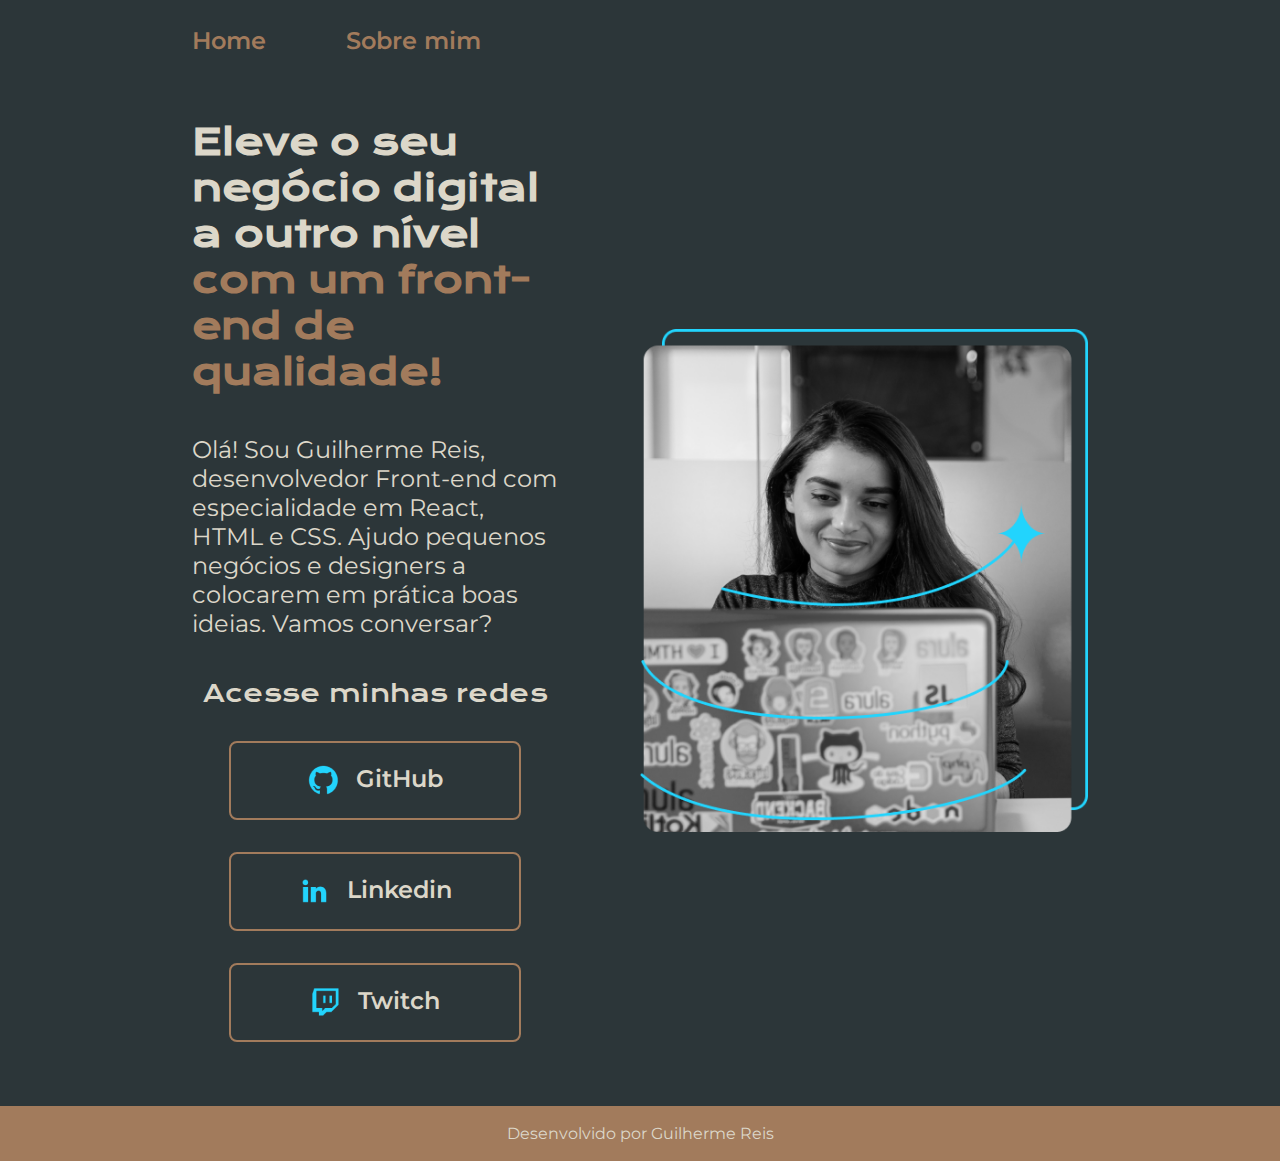
<file: index.html>
<!DOCTYPE html>
<html lang="pt-br">
<head>
    <meta charset="UTF-8">
    <meta name="viewport" content="width=device-width, initial-scale=1.0">
    <title>Primeiro projeto alura Portifolio</title>
    <link rel="stylesheet" href="estilos/style.css">
</head>
<body>
    <header class="cabecalho">
        <nav class="menu">
            <a href="index.html" class="menu_link">Home</a>
            <a href="about.html" class="menu_link">Sobre mim</a>
        </nav>
    </header>
    <main class="apresentacao">
        <section class="apresentacao__conteudo">
            <h1 class="titulo">Eleve o seu negócio digital a outro nível <strong class="destaque">com um front-end de qualidade!</strong></h1>
            <p class="texto">Olá! Sou Guilherme Reis, desenvolvedor Front-end com especialidade em React, HTML e CSS. Ajudo pequenos negócios e designers a colocarem em prática boas ideias. Vamos conversar?</p>

            <div class="botao">
                <h2 class="subtitulo">Acesse minhas redes</h2>
                <a href="https://github.com/GuilhermeSRei" target="_blank" class="botao_link">
                    <img src="imagens/github.png" alt="github">
                    GitHub
                </a>
                <a href="https://www.linkedin.com/GuilhermeReis" target="_blank" class="botao_link">
                    <img src="imagens/linkedin.png" alt="">
                    Linkedin
                </a>
                <a href="https://www.twitch.tv/" target="_blank" class="botao_link">
                    <img src="imagens/twitch.png" alt="Twitch">
                    Twitch
                </a>
            </div>
        </section>

        <img src="imagens/foto-projeto-1.png" alt="Imagem de pessoaa com computador" class="apresentacao_imagem">
    </main>
    <footer>
        <p class="rodape">Desenvolvido por Guilherme Reis</p>
    </footer>
</body>
</html>
</file>
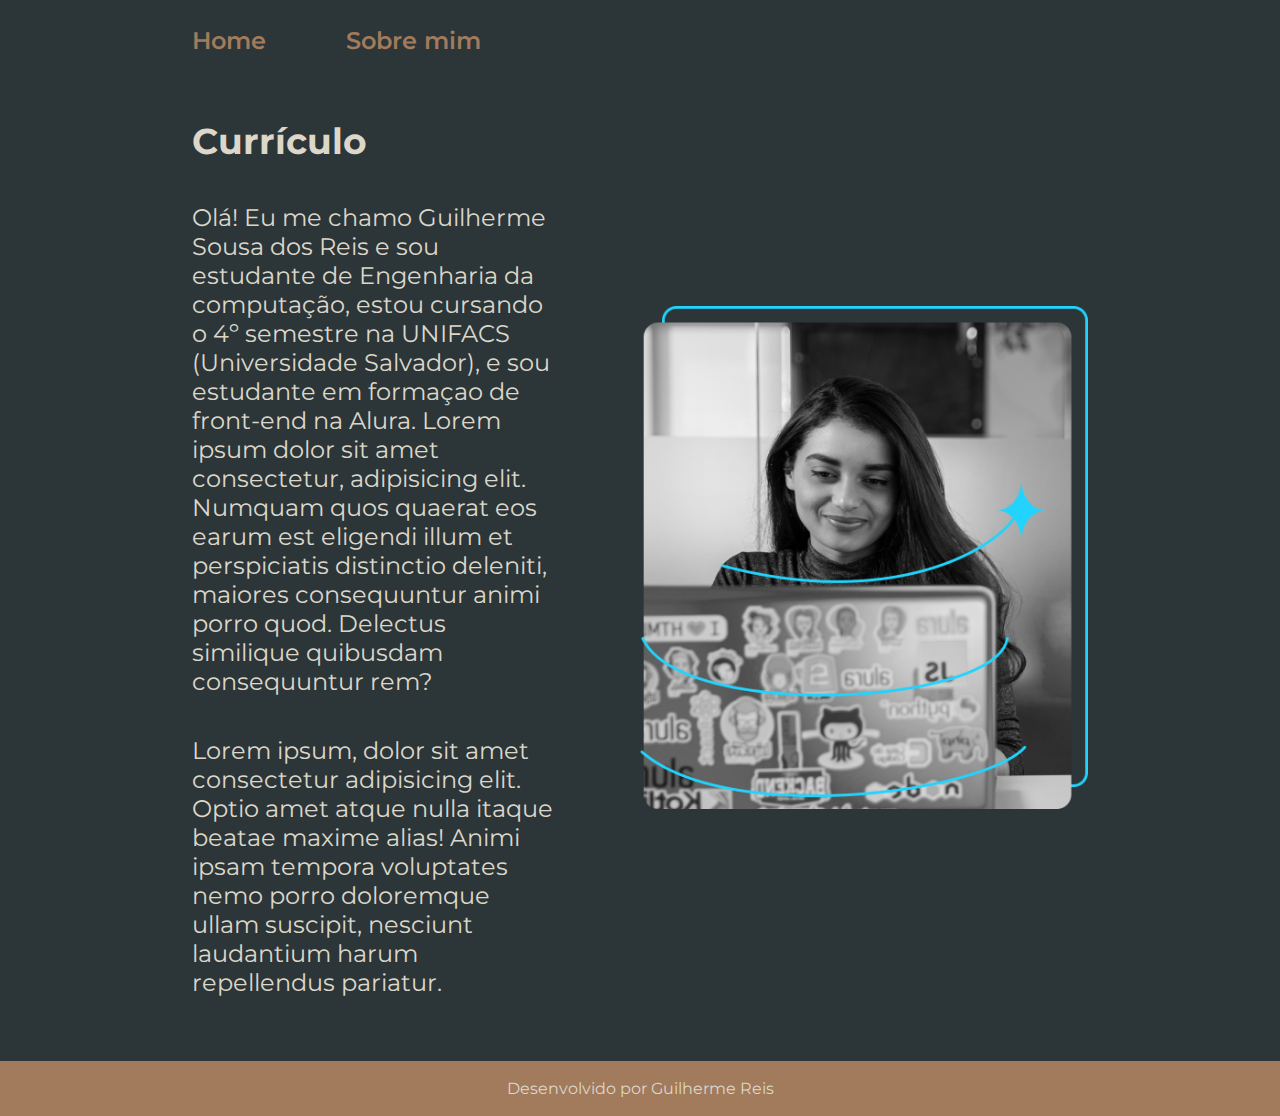
<file: about.html>
<!DOCTYPE html>
<html lang="pt-br">
<head>
    <meta charset="UTF-8">
    <meta name="viewport" content="width=device-width, initial-scale=1.0">
    <title>Sobre mim</title>
    <link rel="stylesheet" href="estilos/style.css">
</head>
<body>
    <header class="cabecalho">
        <nav class="menu">
            <a href="index.html" class="menu_link">Home</a>
            <a href="about.html" class="menu_link">Sobre mim</a>
        </nav>
    </header>
    <main class="apresentacao">
        <section class="apresentacao__conteudo">
            <h1 class="titulo_2">Currículo</h2>
            <p class="texto">Olá! Eu me chamo Guilherme Sousa dos Reis e sou estudante de Engenharia da computação, estou cursando o 4º semestre na UNIFACS (Universidade Salvador), e sou estudante em formaçao de front-end na Alura. Lorem ipsum dolor sit amet consectetur, adipisicing elit. Numquam quos quaerat eos earum est eligendi illum et perspiciatis distinctio deleniti, maiores consequuntur animi porro quod. Delectus similique quibusdam consequuntur rem?</p>
            <p class="texto">Lorem ipsum, dolor sit amet consectetur adipisicing elit. Optio amet atque nulla itaque beatae maxime alias! Animi ipsam tempora voluptates nemo porro doloremque ullam suscipit, nesciunt laudantium harum repellendus pariatur.</p>
        </section>
        <img src="imagens/Imagem.png" alt="Imagem" class="apresentacao_imagem">
    </main>
    <footer>
        <p class="rodape">Desenvolvido por Guilherme Reis</p>
    </footer>
</body>
</html>
</file>
<file: estilos/style.css>
@charset "UTF-8";

@import url('https://fonts.googleapis.com/css2?family=Krona+One&display=swap');
@import url('https://fonts.googleapis.com/css2?family=Montserrat&display=swap');
@import url('https://fonts.googleapis.com/css2?family=Montserrat:wght@600&display=swap');

:root {
    --cor-primaria: #2c3639;
    --cor-secundaria: #dcd7c9;
    --cor-terciaria: #a27b5c;

    --font-primaria: 'Krona one', Arial, Helvetica, sans-serif;
    --font-secundaria: 'Montserrat', Arial, Helvetica, sans-serif;
}

* {
    margin: 0;
    padding: 0;
    box-sizing: border-box;
    text-decoration: none;
}

body  {
    background-color: var(--cor-primaria);
    color: var(--cor-secundaria);
}

header.cabecalho {
    padding: 2% 0% 0% 15%;
}

nav.menu {
    display: flex;
    gap: 80px;
}

a.menu_link {
    font-family: var(--font-secundaria);
    font-size: 1.5rem;
    font-weight: 600;
    color: var(--cor-terciaria);
}

main.apresentacao {
    margin: 5% 15%;
    display: flex;
    align-items: center;
    justify-content: space-between;
    gap: 82px;
}

section.apresentacao__conteudo {
    width: 50%;
    height: auto;
    display: flex;
    flex-direction: column;
    gap: 40px;
}

h1.titulo {
    font-size: 2.25rem;
    font-family: var(--font-primaria);
}

strong.destaque {
    color: var(--cor-terciaria);
}

p.texto {
    font-size: 1.5rem;
    font-family: var(--font-secundaria);
}

div.botao {
    display: flex;
    flex-direction: column;
    justify-content: space-between;
    align-items: center;
    gap: 32px;
}

h2.subtitulo {
    font-family: var(--font-primaria);
    font-weight: 400;
    font-size: 1.5rem;
}

.botao_link {
    width: 80%;
    height: 79px;
    padding: 21.5px 0px;

    text-align: center;
    text-decoration: none;
    font-size: 1.5rem;
    font-family: var(--font-secundaria);
    font-weight: 600;

    color: var(--cor-secundaria);
    border: 2px solid var(--cor-terciaria);
    border-radius: 8px;

    display: flex;
    justify-content: center;
    gap: 16px;

}

div.botao a:hover {
    color: var(--cor-terciaria);
    transition: .35s;
}

.titulo_2 {
    font-family: var(--font-secundaria);
    font-size: 2.25rem;
}

.apresentacao_imagem {
    width: 50%;
}

.rodape {
    padding: 18px;
    

    color: var(--cor-secundaria);
    background-color: var(--cor-terciaria);
    text-align: center;

    font-family: var(--font-secundaria);
    font-weight: 400;
}

@media (max-width: 1200px) {

    header.cabecalho {
        padding: 8%;

    }

    nav.menu {
        justify-content: center;
    }

    main.apresentacao {
        flex-direction: column-reverse;
        padding: 5%;
    }

    section.apresentacao__conteudo {
        width: auto;
    }

    .apresentacao_imagem {
        width: 80%;
    }

}
</file>
